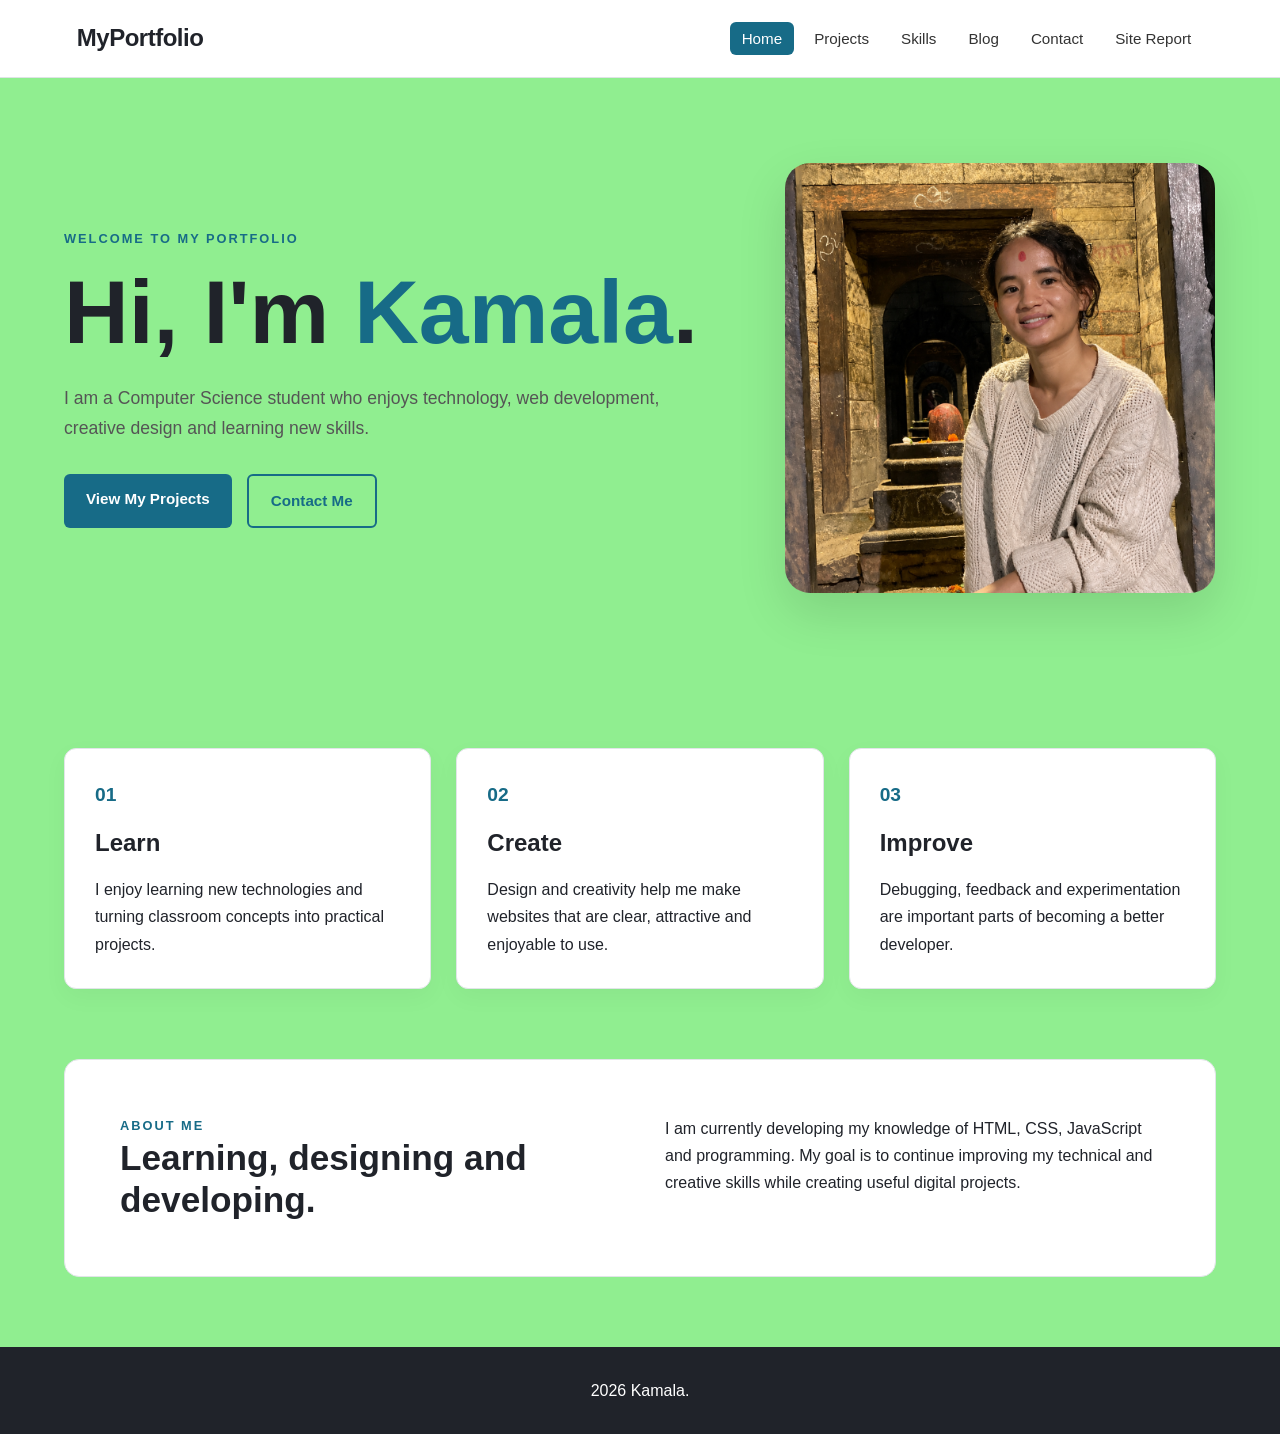
<file: index.html>
<!DOCTYPE html>
<html lang="en">
<head>
    <meta charset="UTF-8">
    <meta name="viewport" content="width=device-width, initial-scale=1.0">
    <meta name="description" content="Personal portfolio website of a Computer Science student.">
    <title>Home | My Portfolio</title>
    <link rel="stylesheet" href="style.css">
</head>

<body>

<header class="site-header">

    <a class="logo" href="index.html">MyPortfolio</a>

    <nav aria-label="Main navigation">
        <ul class="nav-list">
            <li><a class="active" href="index.html">Home</a></li>
            <li><a href="projects.html">Projects</a></li>
            <li><a href="skills.html">Skills</a></li>
            <li><a href="blog.html">Blog</a></li>
            <li><a href="contact.html">Contact</a></li>
            <li><a href="sitereport.html">Site Report</a></li>
        </ul>
    </nav>

</header>


<main>

    <section class="hero">

        <div class="hero-content">

            <p class="small-heading">WELCOME TO MY PORTFOLIO</p>

            <h1>
                Hi, I'm <span>Kamala</span>.
            </h1>

            <p class="hero-text">
                I am a Computer Science student who enjoys technology,
                web development, creative design and learning new skills.
            </p>

            <div class="hero-buttons">
                <a class="button" href="projects.html">View My Projects</a>
                <a class="button button-outline" href="contact.html">Contact Me</a>
            </div>

        </div>

        <div class="hero-image">

            <img src="1.png"
                 alt="Profile photograph">

        </div>

    </section>


    <div class="section intro-grid">

        <article class="card">

            <div class="icon">01</div>

            <h2>Learn</h2>

            <p>
                I enjoy learning new technologies and turning classroom
                concepts into practical projects.
            </p>

        </article>


        <article class="card">

            <div class="icon">02</div>

            <h2>Create</h2>

            <p>
                Design and creativity help me make websites that are
                clear, attractive and enjoyable to use.
            </p>

        </article>


        <article class="card">

            <div class="icon">03</div>

            <h2>Improve</h2>

            <p>
                Debugging, feedback and experimentation are important
                parts of becoming a better developer.
            </p>

        </article>

    </div>


    <section class="section about-preview">

        <div>

            <p class="small-heading">ABOUT ME</p>

            <h2>Learning, designing and developing.</h2>

        </div>

        <p>
            I am currently developing my knowledge of HTML, CSS,
            JavaScript and programming. My goal is to continue improving
            my technical and creative skills while creating useful
            digital projects.
        </p>

    </section>

</main>


<footer class="site-footer">

    <p> 2026 Kamala. </p>

</footer>

</body>
</html>
</file>
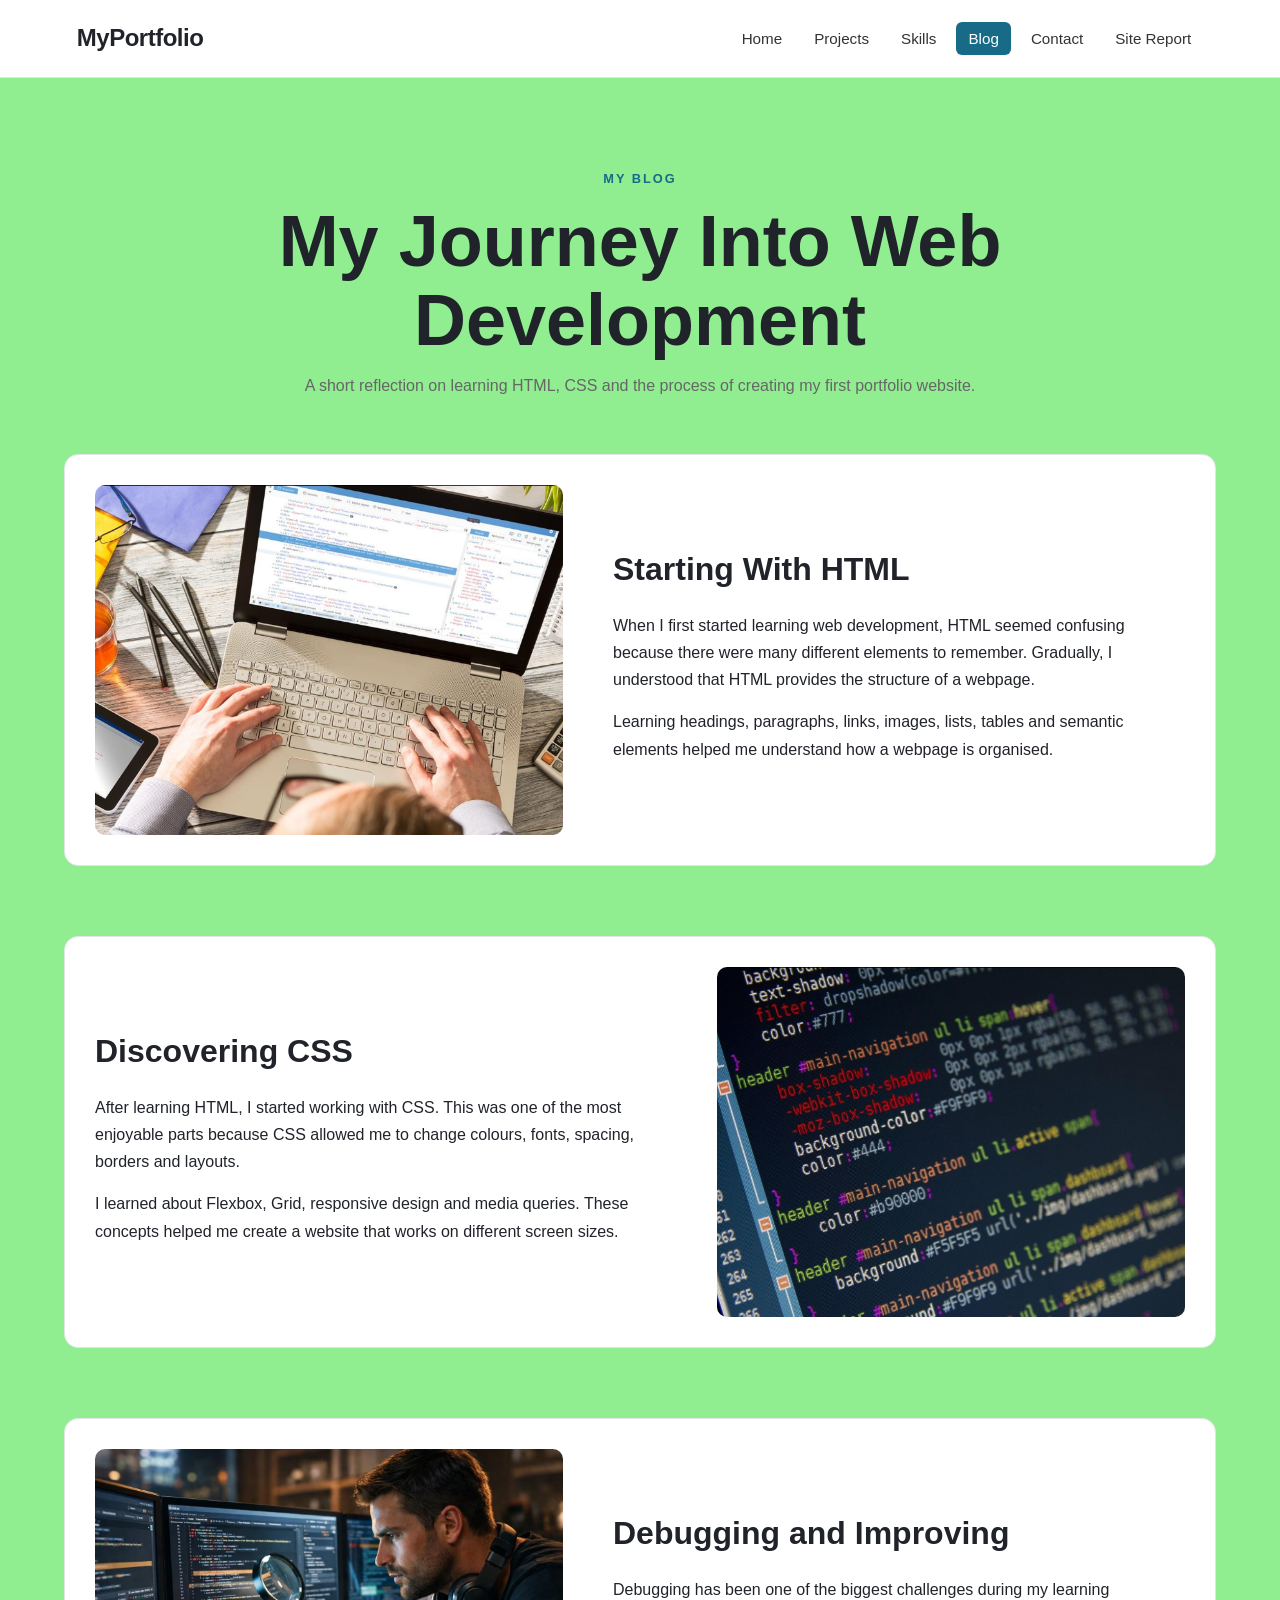
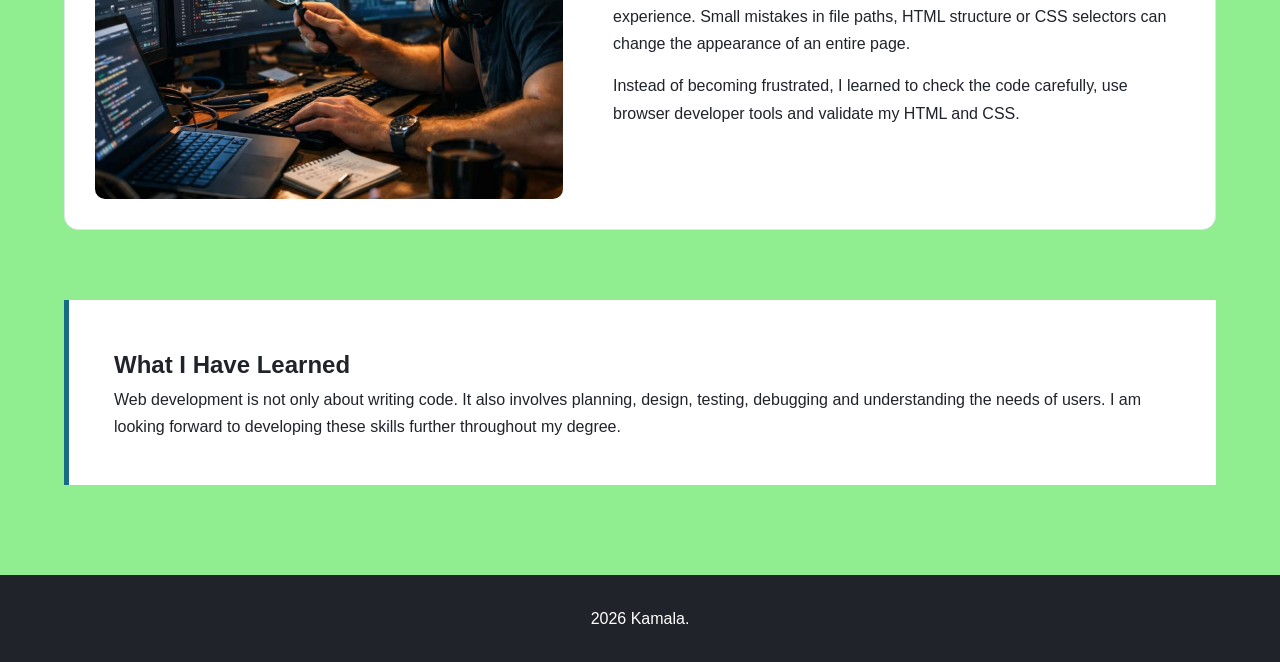
<file: blog.html>
<!DOCTYPE html>
<html lang="en">
<head>
    <meta charset="UTF-8">
    <meta name="viewport" content="width=device-width, initial-scale=1.0">
    <meta name="description" content="A blog about my journey into web development.">
    <title>Blog | My Portfolio</title>
    <link rel="stylesheet" href="style.css">
</head>

<body>

<header class="site-header">

    <a class="logo" href="index.html">MyPortfolio</a>

    <nav aria-label="Main navigation">
        <ul class="nav-list">
            <li><a href="index.html">Home</a></li>
            <li><a href="projects.html">Projects</a></li>
            <li><a href="skills.html">Skills</a></li>
            <li><a class="active" href="blog.html">Blog</a></li>
            <li><a href="contact.html">Contact</a></li>
            <li><a href="sitereport.html">Site Report</a></li>
        </ul>
    </nav>

</header>


<main>

    <section class="page-heading">

        <p class="small-heading">MY BLOG</p>

        <h1>My Journey Into Web Development</h1>

        <p>
            A short reflection on learning HTML, CSS and the process
            of creating my first portfolio website.
        </p>

    </section>


    <article class="blog-post">

        <img src="blog1.PNG"
             alt="Laptop showing web development code"
             class="blog-image">

        <div class="blog-content">

            <h2>Starting With HTML</h2>

            <p>
                When I first started learning web development,
                HTML seemed confusing because there were many
                different elements to remember. Gradually, I
                understood that HTML provides the structure of
                a webpage.
            </p>

            <p>
                Learning headings, paragraphs, links, images,
                lists, tables and semantic elements helped me
                understand how a webpage is organised.
            </p>

        </div>

    </article>


    <article class="blog-post reverse">

        <img src="blog2.PNG"
             alt="Web design and CSS development"
             class="blog-image">

        <div class="blog-content">

            <h2>Discovering CSS</h2>

            <p>
                After learning HTML, I started working with CSS.
                This was one of the most enjoyable parts because
                CSS allowed me to change colours, fonts, spacing,
                borders and layouts.
            </p>

            <p>
                I learned about Flexbox, Grid, responsive design
                and media queries. These concepts helped me create
                a website that works on different screen sizes.
            </p>

        </div>

    </article>


    <article class="blog-post">

        <img src="blog3.PNG"
             alt="Developer debugging computer code"
             class="blog-image">

        <div class="blog-content">

            <h2>Debugging and Improving</h2>

            <p>
                Debugging has been one of the biggest challenges
                during my learning experience. Small mistakes in
                file paths, HTML structure or CSS selectors can
                change the appearance of an entire page.
            </p>

            <p>
                Instead of becoming frustrated, I learned to check
                the code carefully, use browser developer tools
                and validate my HTML and CSS.
            </p>

        </div>

    </article>


    <section class="blog-conclusion">

        <h2>What I Have Learned</h2>

        <p>
            Web development is not only about writing code. It also
            involves planning, design, testing, debugging and
            understanding the needs of users. I am looking forward
            to developing these skills further throughout my degree.
        </p>

    </section>

</main>


<footer class="site-footer">

    <p> 2026 Kamala. </p>

</footer>

</body>
</html>
</file>
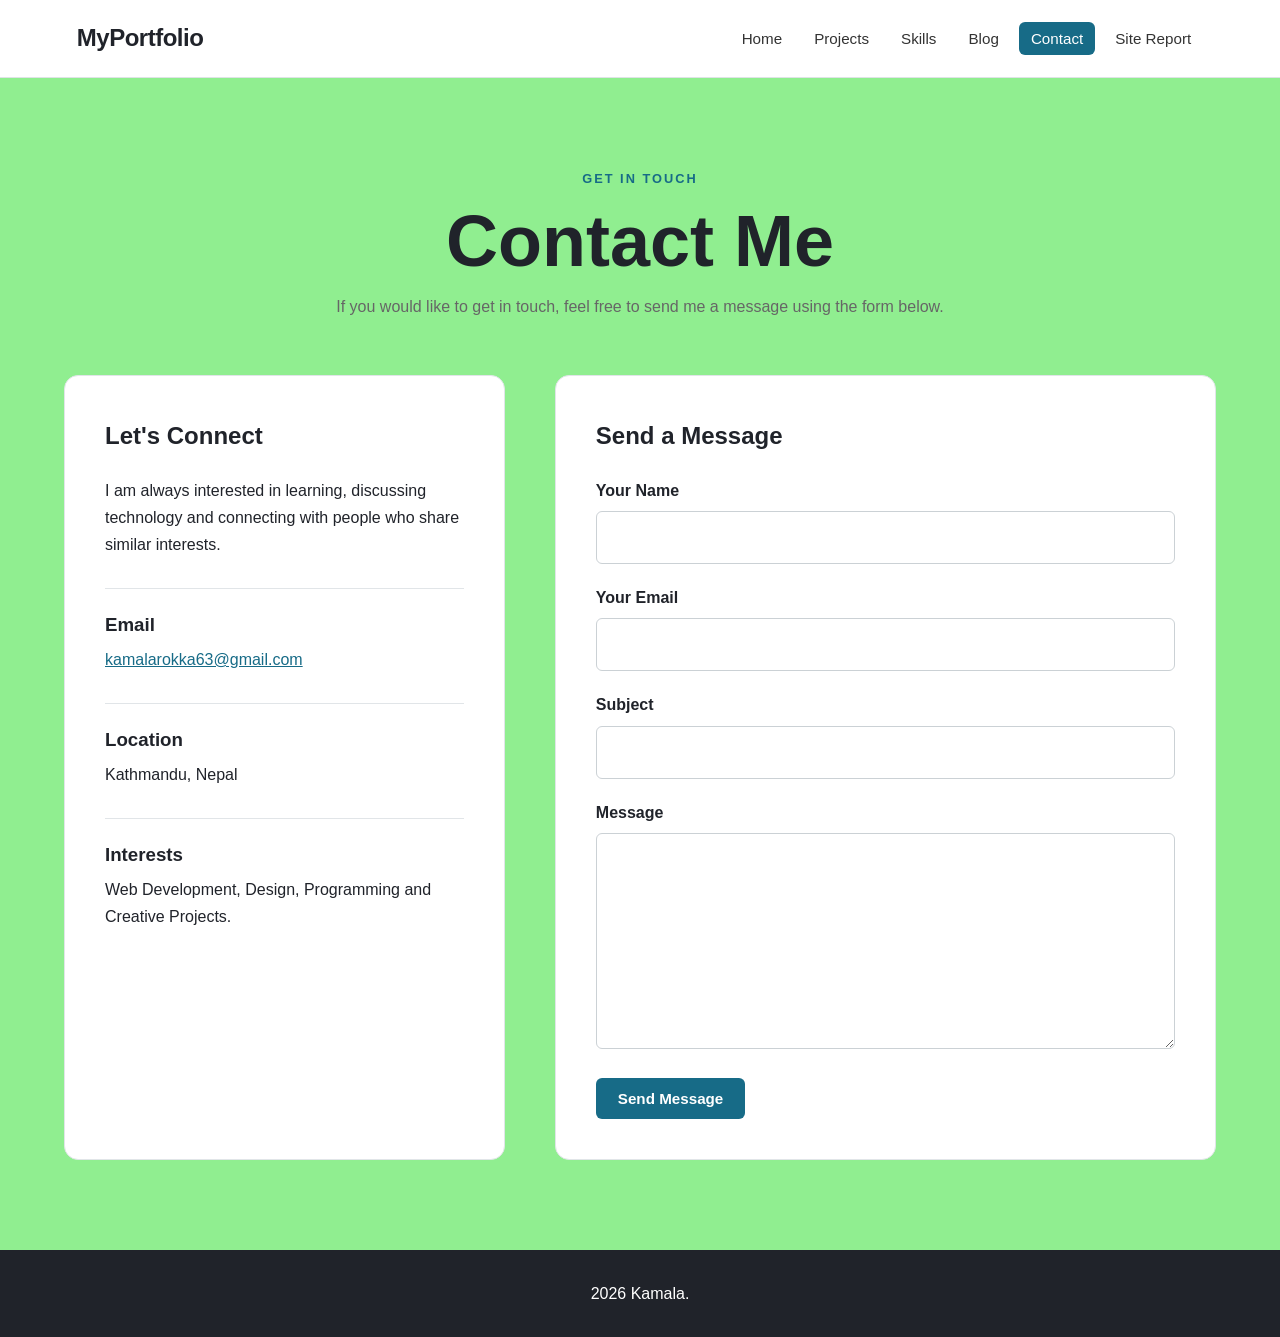
<file: contact.html>
<!DOCTYPE html>
<html lang="en">
<head>
    <meta charset="UTF-8">
    <meta name="viewport" content="width=device-width, initial-scale=1.0">
    <meta name="description" content="Contact page for my portfolio website.">
    <title>Contact | My Portfolio</title>
    <link rel="stylesheet" href="style.css">
</head>

<body>

<header class="site-header">

    <a class="logo" href="index.html">MyPortfolio</a>

    <nav aria-label="Main navigation">
        <ul class="nav-list">
            <li><a href="index.html">Home</a></li>
            <li><a href="projects.html">Projects</a></li>
            <li><a href="skills.html">Skills</a></li>
            <li><a href="blog.html">Blog</a></li>
            <li><a class="active" href="contact.html">Contact</a></li>
            <li><a href="sitereport.html">Site Report</a></li>
        </ul>
    </nav>

</header>


<main>

    <section class="page-heading">

        <p class="small-heading">GET IN TOUCH</p>

        <h1>Contact Me</h1>

        <p>
            If you would like to get in touch, feel free to send me
            a message using the form below.
        </p>

    </section>


    <section class="contact-grid">

        <div class="contact-information">

            <h2>Let's Connect</h2>

            <p>
                I am always interested in learning, discussing
                technology and connecting with people who share
                similar interests.
            </p>

            <div class="contact-item">

                <h3>Email</h3>

                <p>
                    <a href="mailto:kamalarokka63@gmail.com">
                        kamalarokka63@gmail.com
                    </a>
                </p>

            </div>


            <div class="contact-item">

                <h3>Location</h3>

                <p>Kathmandu, Nepal</p>

            </div>


            <div class="contact-item">

                <h3>Interests</h3>

                <p>
                    Web Development, Design, Programming and
                    Creative Projects.
                </p>

            </div>

        </div>


        <div class="contact-form-container">

            <h2>Send a Message</h2>

            <form action="mailto:kamalarokka63@gmail.com"
                  method="post"
                  enctype="text/plain">

                <div class="form-group">

                    <label for="name">Your Name</label>

                    <input type="text"
                           id="name"
                           name="Name"
                           required>

                </div>


                <div class="form-group">

                    <label for="email">Your Email</label>

                    <input type="email"
                           id="email"
                           name="Email"
                           required>

                </div>


                <div class="form-group">

                    <label for="subject">Subject</label>

                    <input type="text"
                           id="subject"
                           name="Subject"
                           required>

                </div>


                <div class="form-group">

                    <label for="message">Message</label>

                    <textarea id="message"
                              name="Message"
                              rows="7"
                              required></textarea>

                </div>


                <button class="button" type="submit">
                    Send Message
                </button>

            </form>

        </div>

    </section>

</main>


<footer class="site-footer">

    <p>2026 Kamala.</p>

</footer>

</body>
</html>
</file>
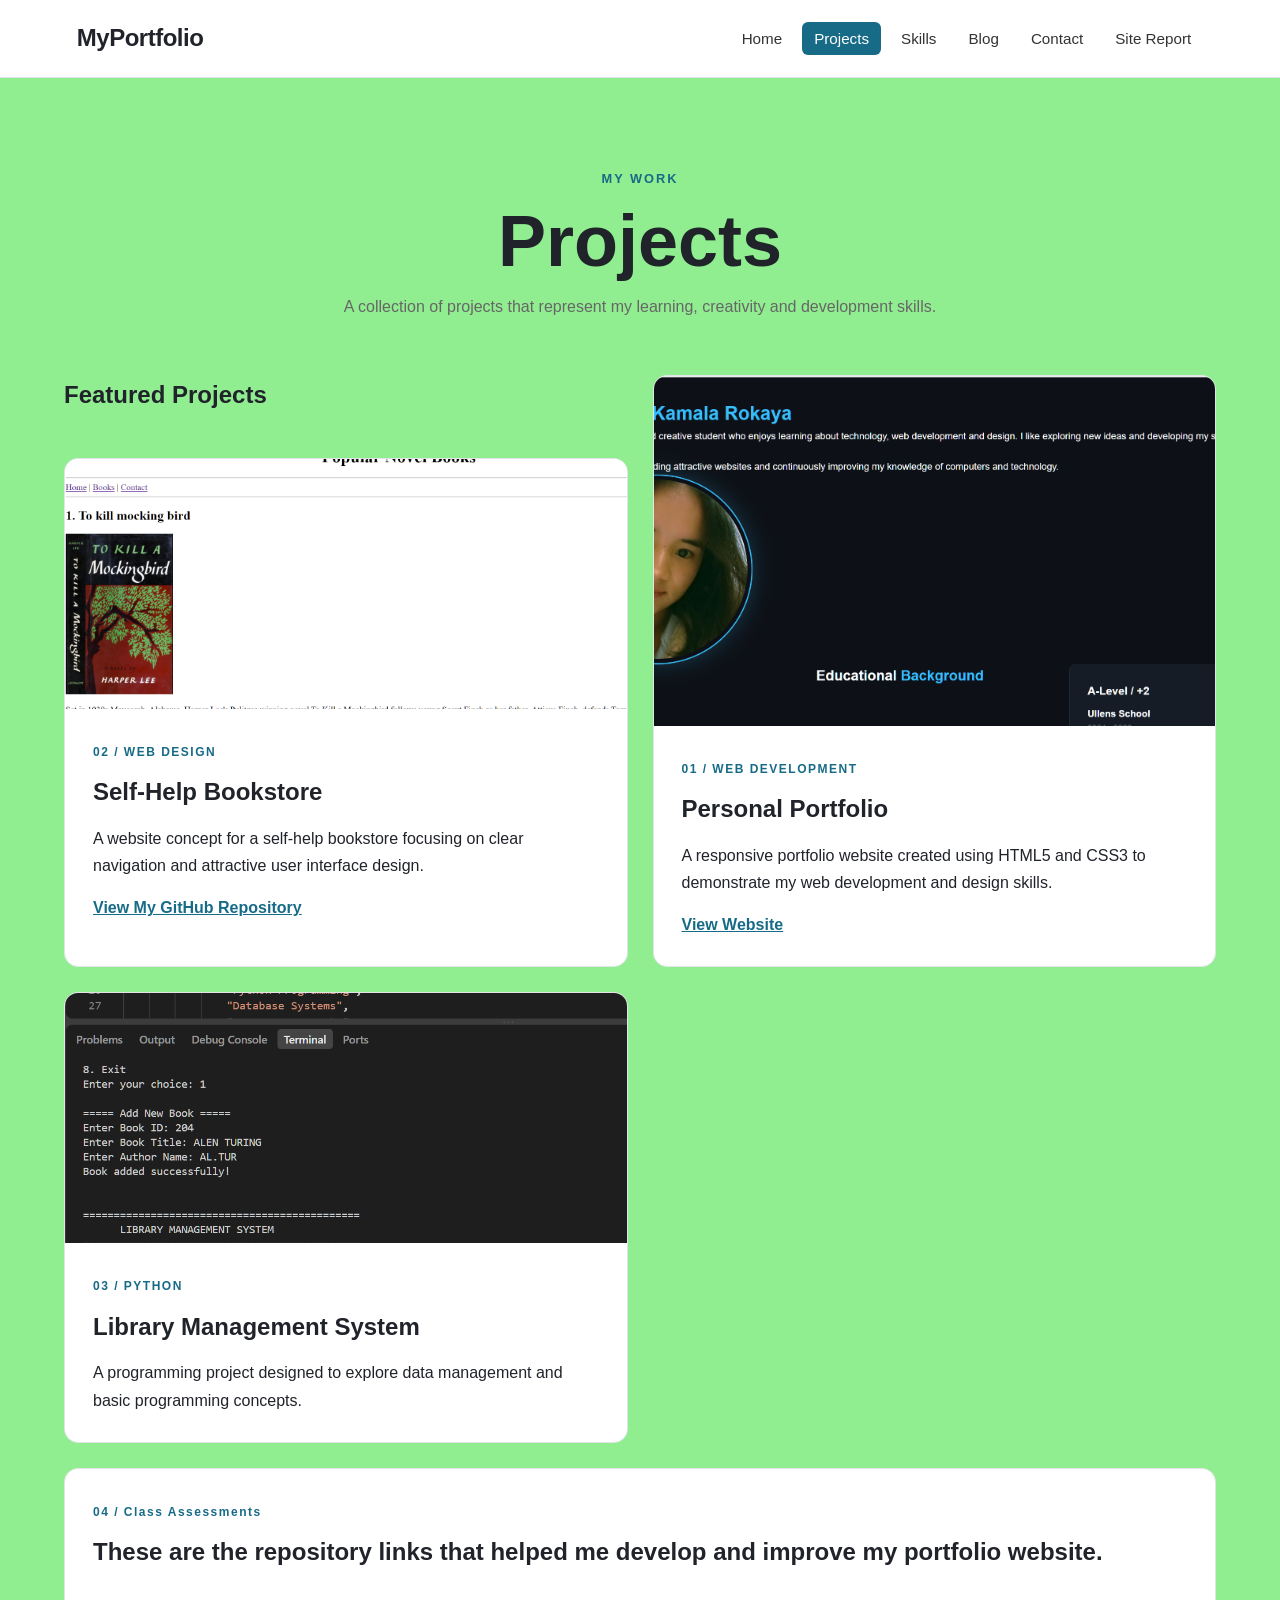
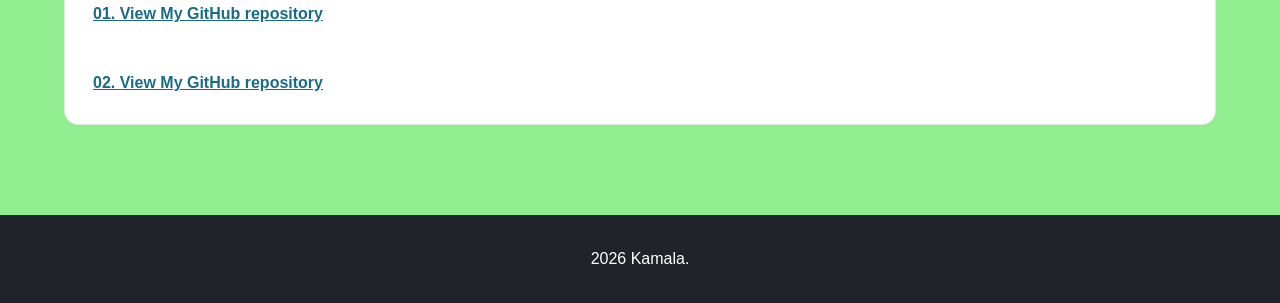
<file: projects.html>
<!DOCTYPE html>
<html lang="en">
<head>
    <meta charset="UTF-8">
    <meta name="viewport" content="width=device-width, initial-scale=1.0">
    <meta name="description" content="Projects created and planned for my portfolio.">
    <title>Projects | My Portfolio</title>
    <link rel="stylesheet" href="style.css">
</head>

<body>

<header class="site-header">

    <a class="logo" href="index.html">MyPortfolio</a>

    <nav aria-label="Main navigation">
        <ul class="nav-list">
            <li><a href="index.html">Home</a></li>
            <li><a class="active" href="projects.html">Projects</a></li>
            <li><a href="skills.html">Skills</a></li>
            <li><a href="blog.html">Blog</a></li>
            <li><a href="contact.html">Contact</a></li>
            <li><a href="sitereport.html">Site Report</a></li>
        </ul>
    </nav>

</header>


<main>

    <section class="page-heading">

        <p class="small-heading">MY WORK</p>

        <h1>Projects</h1>

        <p>
            A collection of projects that represent my learning,
            creativity and development skills.
        </p>

    </section>


    

<section class="projects-grid">

        <h2 class="visually-hidden">Featured Projects</h2>

        <article class="project-card project-large">

            <img src="project1.PNG"
                 alt="Placeholder image for portfolio website project">

            <div class="project-content">

                <span>01 / WEB DEVELOPMENT</span>

                <h2>Personal Portfolio</h2>

                <p>
                    A responsive portfolio website created using
                    HTML5 and CSS3 to demonstrate my web development
                    and design skills.
                </p>

                <a href="index1.html">View Website</a>

            </div>

        </article>


        <article class="project-card">

            <img src="project2.png"
                 alt="Placeholder image for bookstore website">

            <div class="project-content">

                <span>02 / WEB DESIGN</span>

                <h2>Self-Help Bookstore</h2>

                <p>
                    A website concept for a self-help bookstore
                    focusing on clear navigation and attractive
                    user interface design.
                </p>
                <a href="https://github.com/kamalarokaya06/project1.git"
                   target="_blank"
                   rel="noopener noreferrer">

                    View My GitHub Repository
                 </a>
            </div>

        </article>


        <article class="project-card">

            <img src="Lib.PNG"
                 alt="Placeholder image for library management system">

            <div class="project-content">

                <span>03 / PYTHON</span>

                <h2>Library Management System</h2>

                <p>
                    A programming project designed to explore
                    data management and basic programming concepts.
                </p>

            </div>

        </article>


        <article class="project-card project-wide">

            <div class="project-content">

                <span>04 / Class Assessments</span>

                <h2>These are the repository links that helped me develop and improve my portfolio website. </h2>

            <a href="https://github.com/kamalarokaya06/week2.git"
                   target="_blank"
                   rel="noopener noreferrer">

                   01. View My GitHub repository
                 </a>
                 <br>
                 <br>
             <a href="https://github.com/kamalarokaya06/week1.git"
                   target="_blank"
                   rel="noopener noreferrer">

                   02. View My GitHub repository

                 </a>

            </div>

        </article>

    </section>

</main>


<footer class="site-footer">

    <p> 2026 Kamala. </p>

</footer>

</body>
</html>
</file>
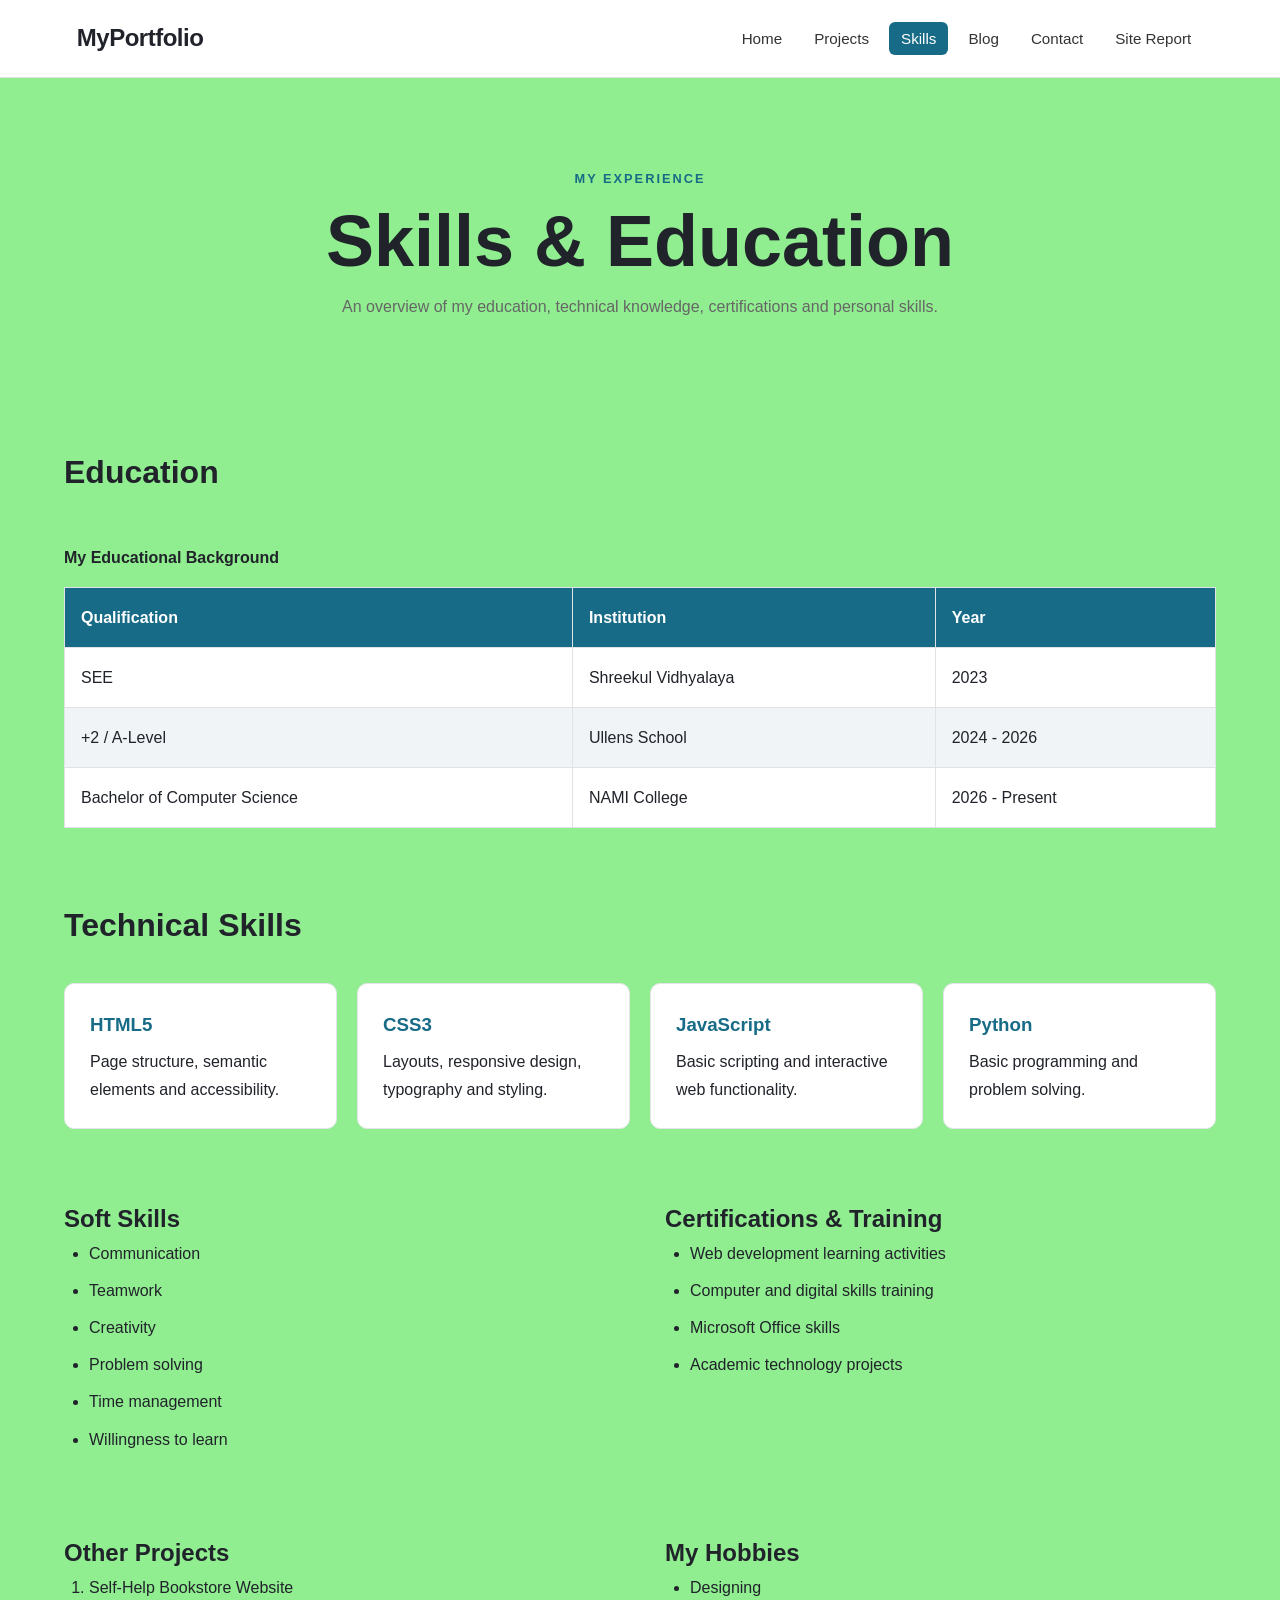
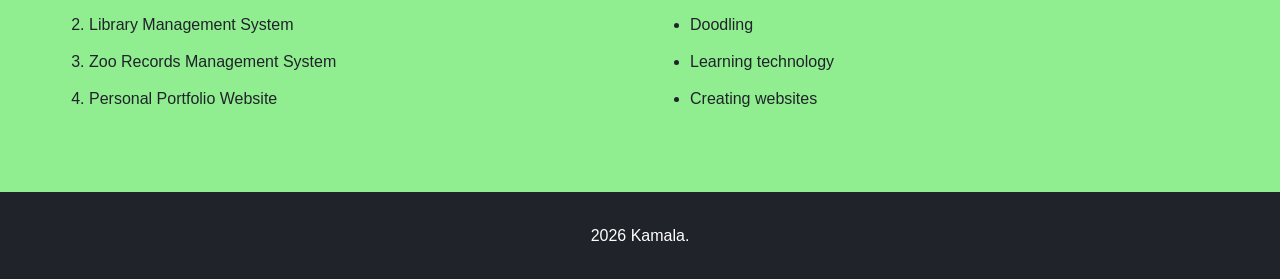
<file: skills.html>
<!DOCTYPE html>
<html lang="en">
<head>
    <meta charset="UTF-8">
    <meta name="viewport" content="width=device-width, initial-scale=1.0">
    <meta name="description" content="Education, certifications and skills.">
    <title>Skills | My Portfolio</title>
    <link rel="stylesheet" href="style.css">
</head>

<body>

<header class="site-header">

    <a class="logo" href="index.html">MyPortfolio</a>

    <nav aria-label="Main navigation">
        <ul class="nav-list">
            <li><a href="index.html">Home</a></li>
            <li><a href="projects.html">Projects</a></li>
            <li><a class="active" href="skills.html">Skills</a></li>
            <li><a href="blog.html">Blog</a></li>
            <li><a href="contact.html">Contact</a></li>
            <li><a href="sitereport.html">Site Report</a></li>
        </ul>
    </nav>

</header>


<main>

    <section class="page-heading">

        <p class="small-heading">MY EXPERIENCE</p>

        <h1>Skills & Education</h1>

        <p>
            An overview of my education, technical knowledge,
            certifications and personal skills.
        </p>

    </section>


    <section class="section">

        <h2>Education</h2>

        <div class="table-wrapper">

            <table>

                <caption>My Educational Background</caption>

                <thead>

                    <tr>
                        <th>Qualification</th>
                        <th>Institution</th>
                        <th>Year</th>
                    </tr>

                </thead>

                <tbody>

                    <tr>
                        <td>SEE</td>
                        <td>Shreekul Vidhyalaya</td>
                        <td>2023</td>
                    </tr>

                    <tr>
                        <td>+2 / A-Level</td>
                        <td>Ullens School</td>
                        <td>2024 - 2026</td>
                    </tr>

                    <tr>
                        <td>Bachelor of Computer Science</td>
                        <td>NAMI College</td>
                        <td>2026 - Present</td>
                    </tr>

                </tbody>

            </table>

        </div>

    </section>


    <section class="section">

        <h2>Technical Skills</h2>

        <div class="skills-list">

            <div class="skill-item">
                <h3>HTML5</h3>
                <p>Page structure, semantic elements and accessibility.</p>
            </div>

            <div class="skill-item">
                <h3>CSS3</h3>
                <p>Layouts, responsive design, typography and styling.</p>
            </div>

            <div class="skill-item">
                <h3>JavaScript</h3>
                <p>Basic scripting and interactive web functionality.</p>
            </div>

            <div class="skill-item">
                <h3>Python</h3>
                <p>Basic programming and problem solving.</p>
            </div>

        </div>

    </section>


    <div class="section two-column">

        <article>

            <h2>Soft Skills</h2>

            <ul class="styled-list">

                <li>Communication</li>
                <li>Teamwork</li>
                <li>Creativity</li>
                <li>Problem solving</li>
                <li>Time management</li>
                <li>Willingness to learn</li>

            </ul>

        </article>


        <article>

            <h2>Certifications & Training</h2>

            <ul class="styled-list">

                <li>Web development learning activities</li>
                <li>Computer and digital skills training</li>
                <li>Microsoft Office skills</li>
                <li>Academic technology projects</li>

            </ul>

        </article>

    </div>


    <div class="section two-column">

        <article>

            <h2>Other Projects</h2>

            <ol class="styled-list numbered">

                <li>Self-Help Bookstore Website</li>
                <li>Library Management System</li>
                <li>Zoo Records Management System</li>
                <li>Personal Portfolio Website</li>

            </ol>

        </article>


        <article>

            <h2>My Hobbies</h2>

            <ul class="styled-list">

                <li>Designing</li>
                <li>Doodling</li>
                <li>Learning technology</li>
                <li>Creating websites</li>

            </ul>

        </article>

    </div>

</main>


<footer class="site-footer">

    <p>2026 Kamala. </p>

</footer>

</body>
</html>
</file>
<file: style.css>
* {
    margin: 0;
    padding: 0;
    box-sizing: border-box;
}

html {
    scroll-behavior: smooth;
}

body {
    font-family: Arial, Helvetica, sans-serif;
    line-height: 1.7;
    color: #20232a;
    background:lightgreen;
}

img {
    max-width: 100%;
    display: block;
}

a {
    color: #176b87;
}

a:hover {
    color: #0d4f65;
}

.site-header {
    background: #ffffff;
    border-bottom: 1px solid #dfe3e6;
    padding: 18px 6%;
    display: flex;
    align-items: center;
    justify-content: space-between;
    gap: 30px;
    position: sticky;
    top: 0;
    z-index: 1000;
}

.logo {
    color: #20232a;
    text-decoration: none;
    font-size: 1.5rem;
    font-weight: 800;
    letter-spacing: -0.5px;
}

.nav-list {
    list-style: none;
    display: flex;
    flex-wrap: wrap;
    justify-content: center;
    gap: 8px;
}

.nav-list a {
    color: #333333;
    text-decoration: none;
    padding: 8px 12px;
    border-radius: 6px;
    font-size: 0.95rem;
}

.nav-list a:hover,
.nav-list a.active {
    color: #ffffff;
    background: #176b87;
}

main {
    width: min(1180px, 90%);
    margin: auto;
}

.hero {
    min-height: 600px;
    display: grid;
    grid-template-columns: 1.2fr 0.8fr;
    align-items: center;
    gap: 70px;
    padding: 80px 0;
}

.hero-content h1 {
    font-size: clamp(3rem, 7vw, 5.8rem);
    line-height: 1.05;
    margin: 15px 0 25px;
}

.hero-content h1 span {
    color: #176b87;
}

.small-heading {
    color: #176b87;
    font-size: 0.8rem;
    font-weight: 800;
    letter-spacing: 2px;
}

.hero-text {
    max-width: 650px;
    font-size: 1.1rem;
    color: #555555;
}

.hero-buttons {
    display: flex;
    flex-wrap: wrap;
    gap: 15px;
    margin-top: 30px;
}

.button {
    display: inline-block;
    border: none;
    background: #176b87;
    color: #ffffff;
    padding: 12px 22px;
    border-radius: 6px;
    text-decoration: none;
    cursor: pointer;
    font-weight: 700;
    font-size: 0.95rem;
}

.button:hover {
    background: #0d4f65;
    color: #ffffff;
}

.button-outline {
    background: transparent;
    border: 2px solid #176b87;
    color: #176b87;
}

.button-outline:hover {
    background: #176b87;
    color: #ffffff;
}

.hero-image img {
    width: 100%;
    max-width: 430px;
    aspect-ratio: 1 / 1;
    object-fit: cover;
    margin: auto;
    border-radius: 25px;
    box-shadow: 0 20px 50px rgba(0, 0, 0, 0.12);
}

.section {
    margin: 70px 0;
}

.section > h2 {
    margin-bottom: 30px;
    font-size: 2rem;
}

.intro-grid {
    display: grid;
    grid-template-columns: repeat(3, 1fr);
    gap: 25px;
}

.card {
    background: #ffffff;
    padding: 30px;
    border: 1px solid #e1e5e8;
    border-radius: 12px;
    box-shadow: 0 8px 25px rgba(0, 0, 0, 0.04);
}

.card h2 {
    margin: 12px 0;
}

.icon {
    color: #176b87;
    font-weight: 800;
    font-size: 1.2rem;
}

.about-preview {
    display: grid;
    grid-template-columns: 1fr 1fr;
    gap: 50px;
    padding: 55px;
    background: #ffffff;
    border-radius: 15px;
    border: 1px solid #e1e5e8;
}

.about-preview h2 {
    font-size: 2.2rem;
    line-height: 1.2;
}

.page-heading {
    padding: 90px 0 55px;
    text-align: center;
}

.page-heading h1 {
    font-size: clamp(2.7rem, 6vw, 4.5rem);
    line-height: 1.1;
    margin: 12px 0;
}

.page-heading p:last-child {
    max-width: 700px;
    margin: auto;
    color: #666666;
}

/* Project page - intentionally different grid */

.projects-grid {
    display: grid;
    grid-template-columns: repeat(2, 1fr);
    grid-template-rows: auto auto;
    gap: 25px;
    margin-bottom: 90px;
}

.project-card {
    background: #ffffff;
    border: 1px solid #e1e5e8;
    border-radius: 14px;
    overflow: hidden;
}

.project-large {
    grid-row: span 2;
}

.project-wide {
    grid-column: span 2;
    display: grid;
    align-items: center;
}

.project-card img {
    width: 100%;
    height: 250px;
    object-fit: cover;
}

.project-large img {
    height: 350px;
}

.project-content {
    padding: 28px;
}

.project-content span {
    color: #176b87;
    font-size: 0.75rem;
    font-weight: 800;
    letter-spacing: 1.5px;
}

.project-content h2 {
    margin: 8px 0 12px;
}

.project-content a {
    display: inline-block;
    margin-top: 15px;
    font-weight: 700;
}

/* Contact */

.contact-grid {
    display: grid;
    grid-template-columns: 0.8fr 1.2fr;
    gap: 50px;
    margin-bottom: 90px;
}

.contact-information,
.contact-form-container {
    background: #ffffff;
    padding: 40px;
    border: 1px solid #e1e5e8;
    border-radius: 14px;
}

.contact-information h2,
.contact-form-container h2 {
    margin-bottom: 20px;
}

.contact-item {
    margin-top: 30px;
    padding-top: 20px;
    border-top: 1px solid #e1e5e8;
}

.contact-item h3 {
    margin-bottom: 5px;
}

.form-group {
    margin-bottom: 20px;
}

.form-group label {
    display: block;
    margin-bottom: 7px;
    font-weight: 700;
}

.form-group input,
.form-group textarea {
    width: 100%;
    padding: 12px;
    border: 1px solid #cbd1d5;
    border-radius: 6px;
    font: inherit;
    background: #ffffff;
}

.form-group input:focus,
.form-group textarea:focus {
    outline: 2px solid #176b87;
    border-color: #176b87;
}

/* Skills */

.table-wrapper {
    overflow-x: auto;
}

table {
    width: 100%;
    border-collapse: collapse;
    background: #ffffff;
}

caption {
    text-align: left;
    font-weight: 700;
    padding: 15px 0;
}

th,
td {
    padding: 16px;
    border: 1px solid #dfe3e6;
    text-align: left;
}

th {
    background: #176b87;
    color: #ffffff;
}

tr:nth-child(even) {
    background: #f0f4f6;
}

.skills-list {
    display: grid;
    grid-template-columns: repeat(4, 1fr);
    gap: 20px;
}

.skill-item {
    background: #ffffff;
    padding: 25px;
    border: 1px solid #e1e5e8;
    border-radius: 10px;
}

.skill-item h3 {
    margin-bottom: 8px;
    color: #176b87;
}

.two-column {
    display: grid;
    grid-template-columns: 1fr 1fr;
    gap: 50px;
}

.styled-list {
    padding-left: 25px;
}

.styled-list li {
    margin-bottom: 10px;
}

.numbered {
    list-style-type: decimal;
}

/* Blog */

.blog-post {
    display: grid;
    grid-template-columns: 0.9fr 1.1fr;
    gap: 50px;
    align-items: center;
    margin-bottom: 70px;
    background: #ffffff;
    padding: 30px;
    border: 1px solid #e1e5e8;
    border-radius: 14px;
}

.blog-post.reverse {
    grid-template-columns: 1.1fr 0.9fr;
}

.blog-post.reverse .blog-image {
    order: 2;
}

.blog-image {
    width: 100%;
    height: 350px;
    object-fit: cover;
    border-radius: 10px;
}

.blog-content h2 {
    font-size: 2rem;
    margin-bottom: 15px;
}

.blog-content p {
    margin-bottom: 15px;
}

.blog-conclusion {
    background: #ffffff;
    padding: 45px;
    border-left: 5px solid #176b87;
    margin-bottom: 90px;
}

/* Site report */

.report {
    max-width: 900px;
    margin: 0 auto 90px;
}

.report-section {
    margin-bottom: 55px;
}

.report-section h2 {
    font-size: 2rem;
    margin-bottom: 18px;
}

.report-section p {
    margin-bottom: 18px;
}

.development-log {
    padding-left: 25px;
}

.development-log li {
    margin-bottom: 15px;
}

.validation-grid {
    display: grid;
    grid-template-columns: 1fr 1fr;
    gap: 25px;
    margin-top: 30px;
}

.validation-grid figure {
    background: #ffffff;
    padding: 15px;
    border: 1px solid #dfe3e6;
    border-radius: 10px;
}

.validation-grid img {
    width: 100%;
    height: 300px;
    object-fit: contain;
    background: #f1f1f1;
}

.validation-grid figcaption {
    padding: 12px 5px 5px;
    font-weight: 700;
}

.note {
    padding: 15px;
    background: #fff5d9;
    border-left: 4px solid #d49b00;
}

/* Footer */

.site-footer {
    background: #20232a;
    color: #ffffff;
    text-align: center;
    padding: 30px 6%;
    margin-top: 50px;
}


/* Responsive design */

@media (max-width: 900px) {

    .site-header {
        flex-direction: column;
        align-items: center;
    }

    .hero {
        grid-template-columns: 1fr;
        text-align: center;
    }

    .hero-buttons {
        justify-content: center;
    }

    .intro-grid {
        grid-template-columns: 1fr;
    }

    .about-preview {
        grid-template-columns: 1fr;
    }

    .skills-list {
        grid-template-columns: repeat(2, 1fr);
    }

    .contact-grid {
        grid-template-columns: 1fr;
    }

    .blog-post,
    .blog-post.reverse {
        grid-template-columns: 1fr;
    }

    .blog-post.reverse .blog-image {
        order: 0;
    }

    .validation-grid {
        grid-template-columns: 1fr;
    }

}

@media (max-width: 650px) {

    main {
        width: 92%;
    }

    .site-header {
        position: static;
        padding: 15px 4%;
    }

    .nav-list {
        gap: 3px;
    }

    .nav-list a {
        display: block;
        padding: 7px 8px;
        font-size: 0.85rem;
    }

    .hero {
        padding: 55px 0;
    }

    .hero-content h1 {
        font-size: 3rem;
    }

    .page-heading {
        padding: 60px 0 40px;
    }

    .projects-grid {
        grid-template-columns: 1fr;
    }

    .project-large {
        grid-row: auto;
    }

    .project-wide {
        grid-column: auto;
    }

    .project-card img,
    .project-large img {
        height: 230px;
    }

    .two-column {
        grid-template-columns: 1fr;
        gap: 30px;
    }

    .skills-list {
        grid-template-columns: 1fr;
    }

    .contact-information,
    .contact-form-container {
        padding: 25px;
    }

    .blog-post {
        padding: 20px;
        gap: 25px;
    }

    .blog-image {
        height: 250px;
    }

    .blog-conclusion {
        padding: 25px;
    }

    .report-section h2 {
        font-size: 1.6rem;
    }

    .validation-grid img {
        height: 220px;
    }

}
</file>
